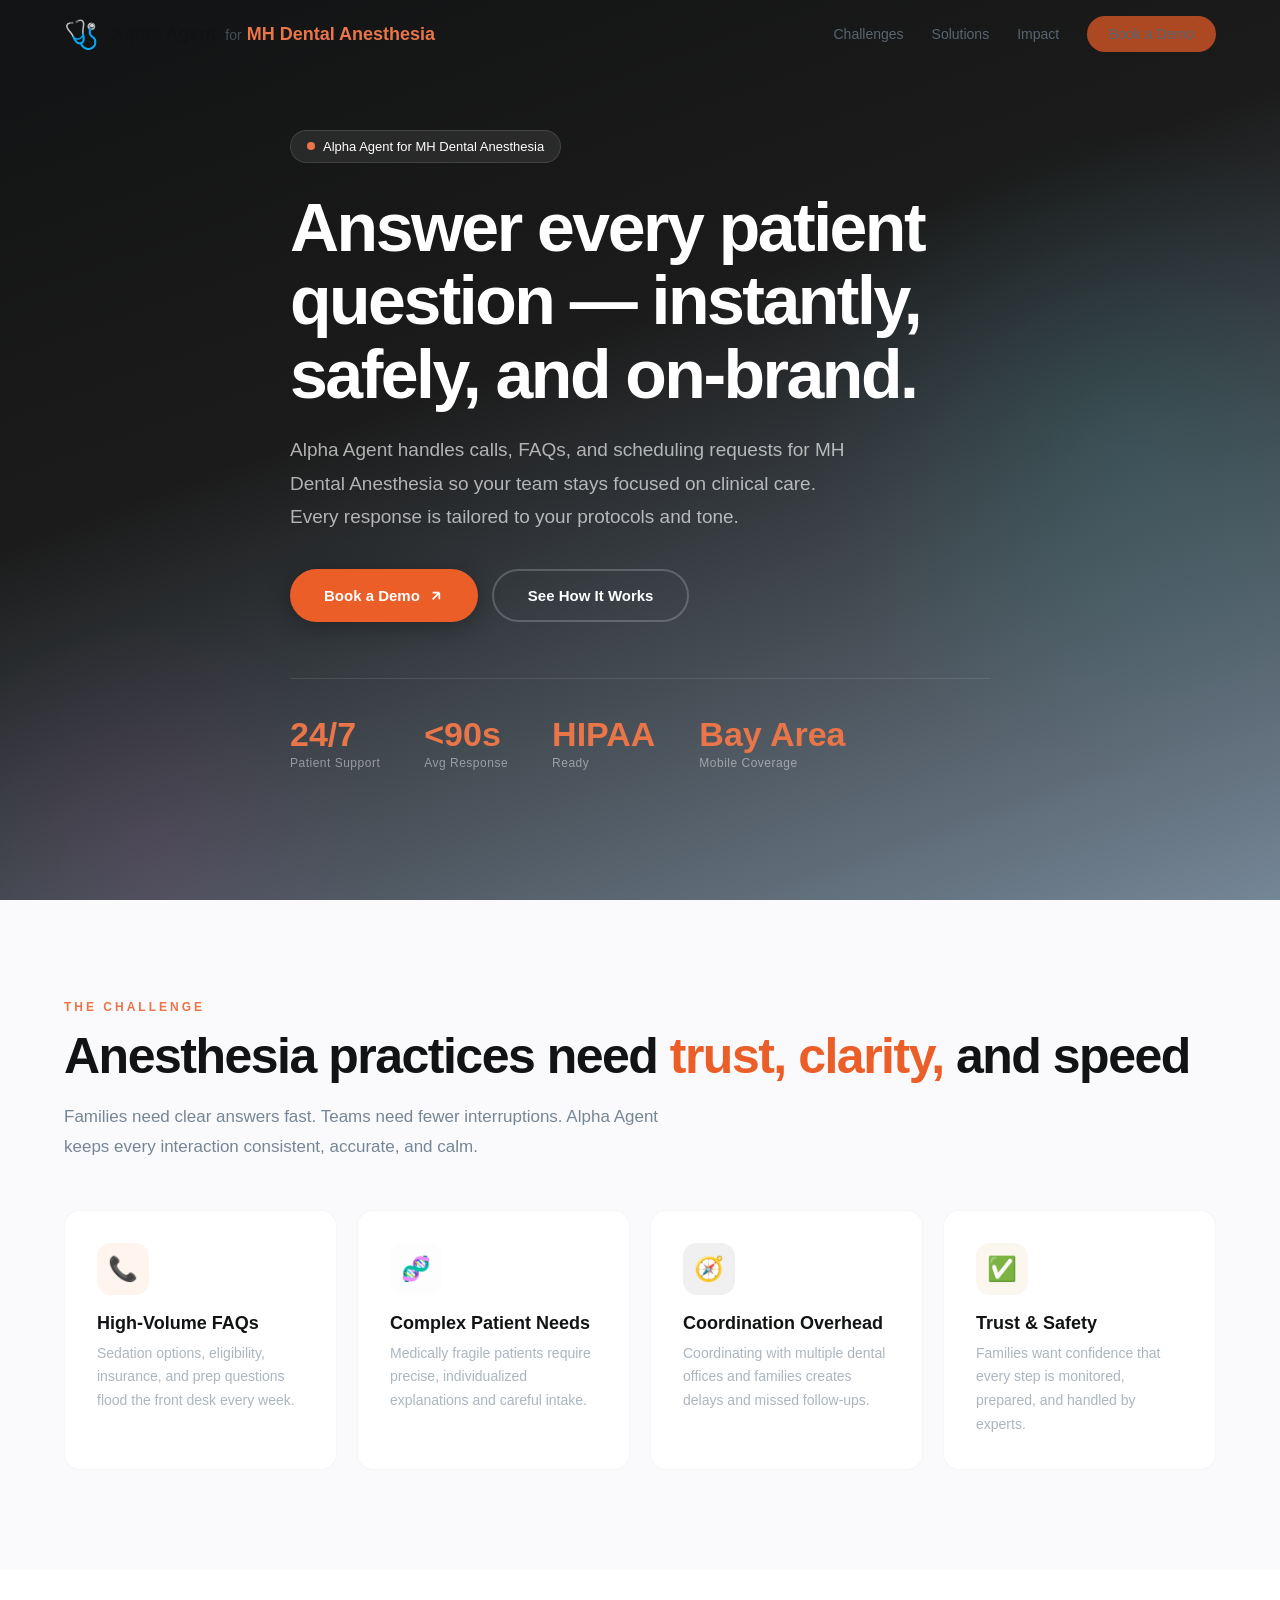
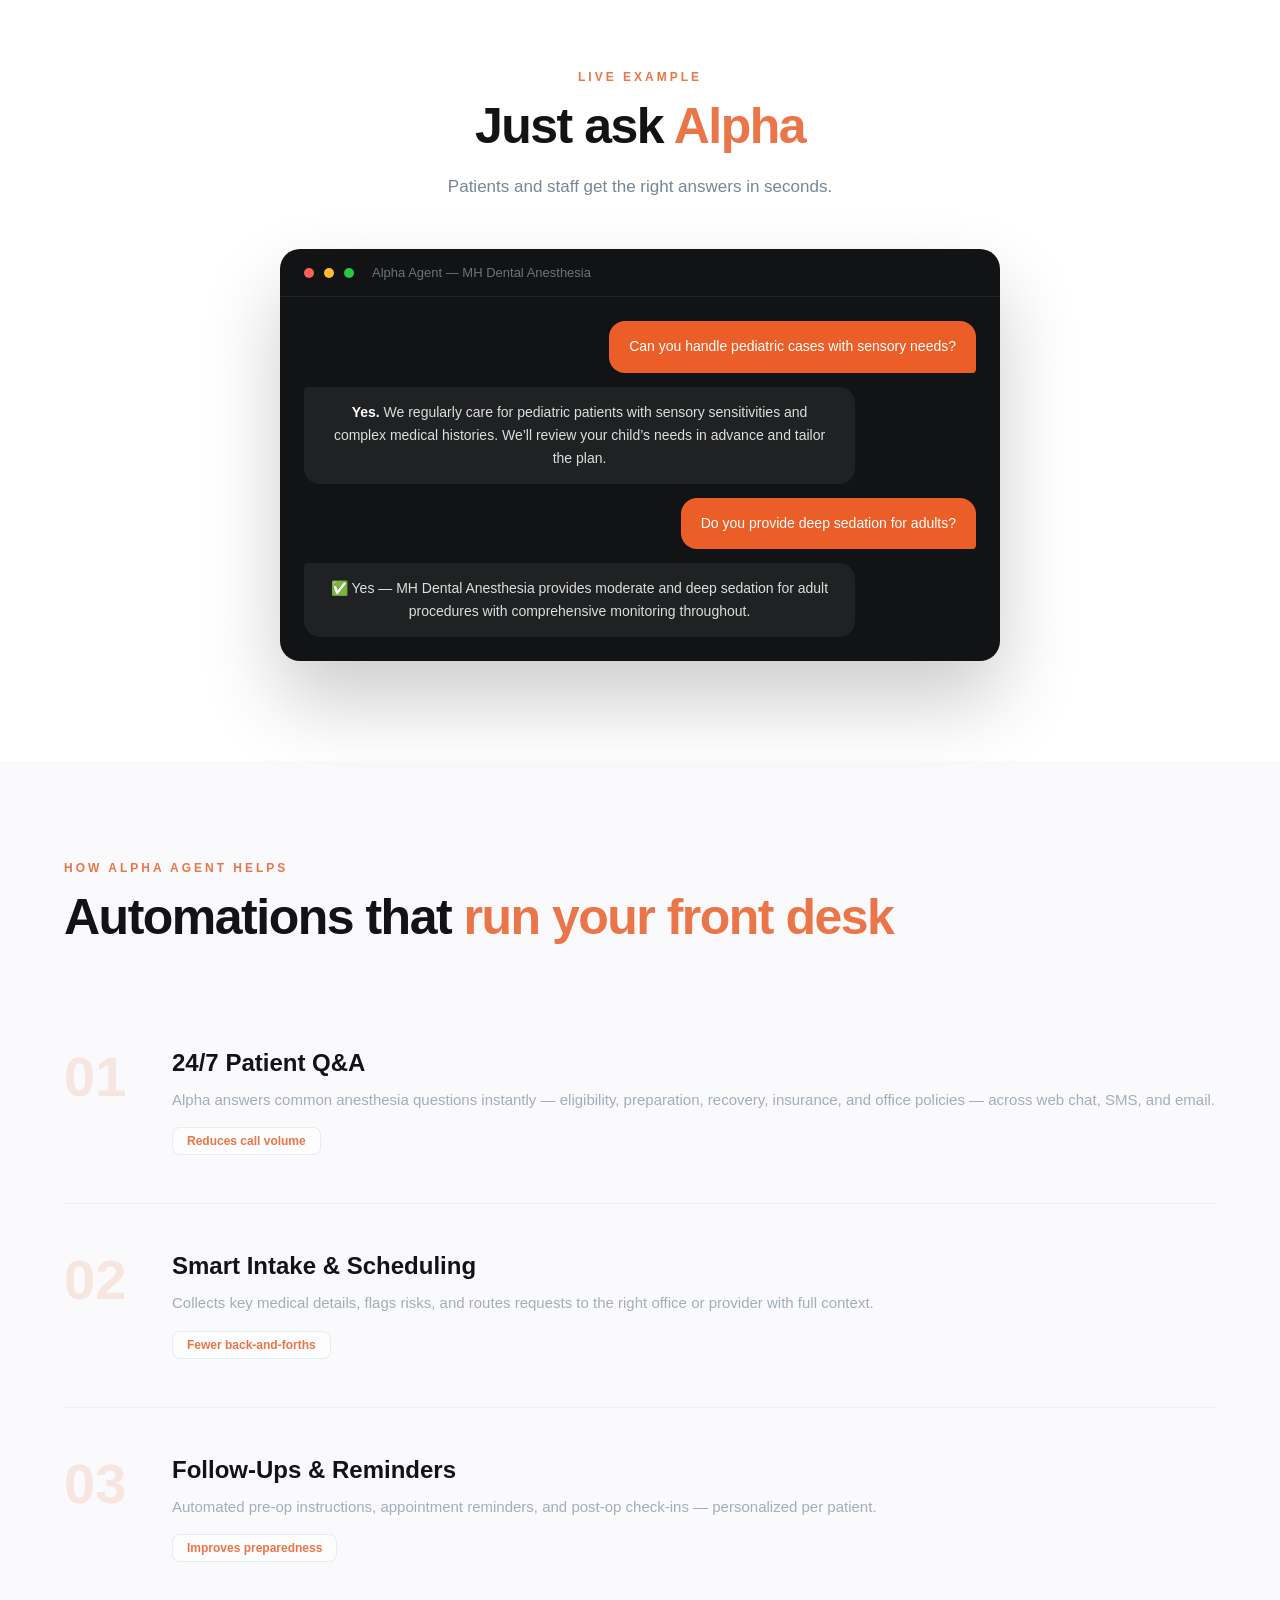
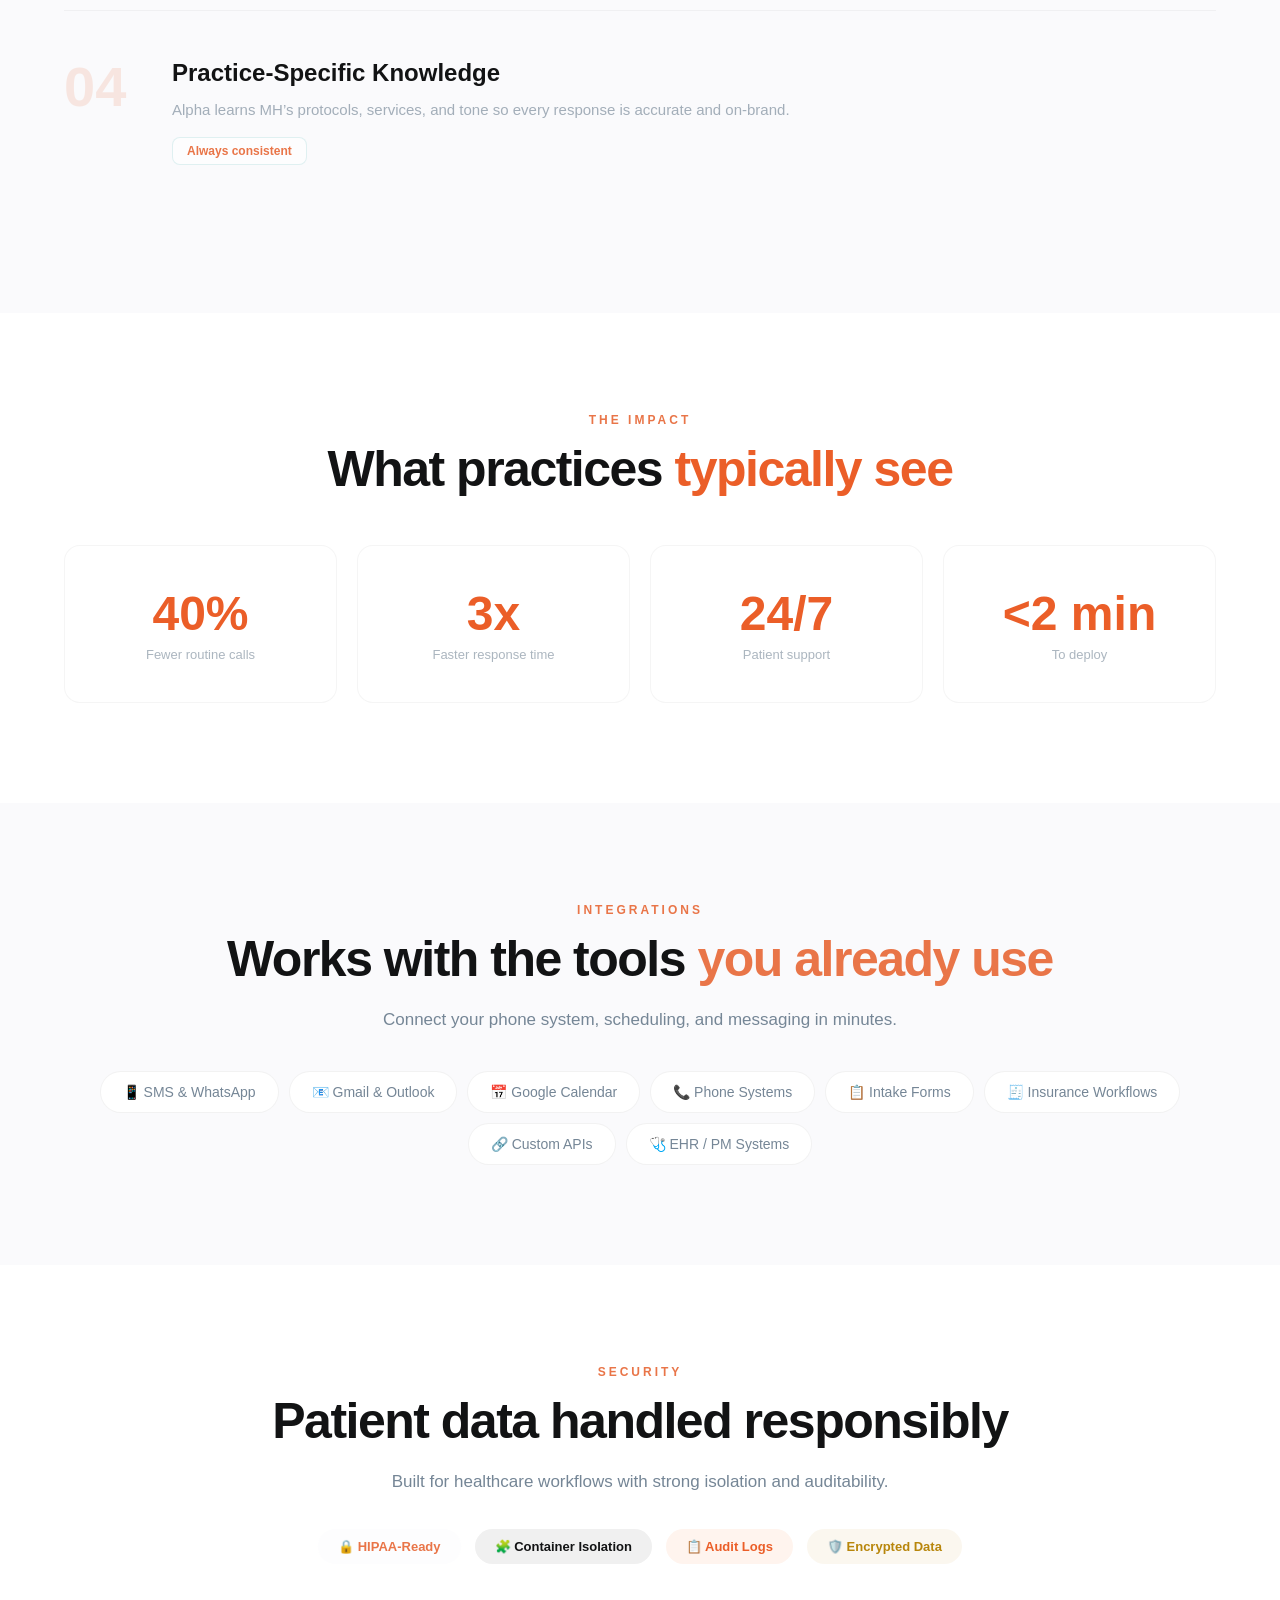
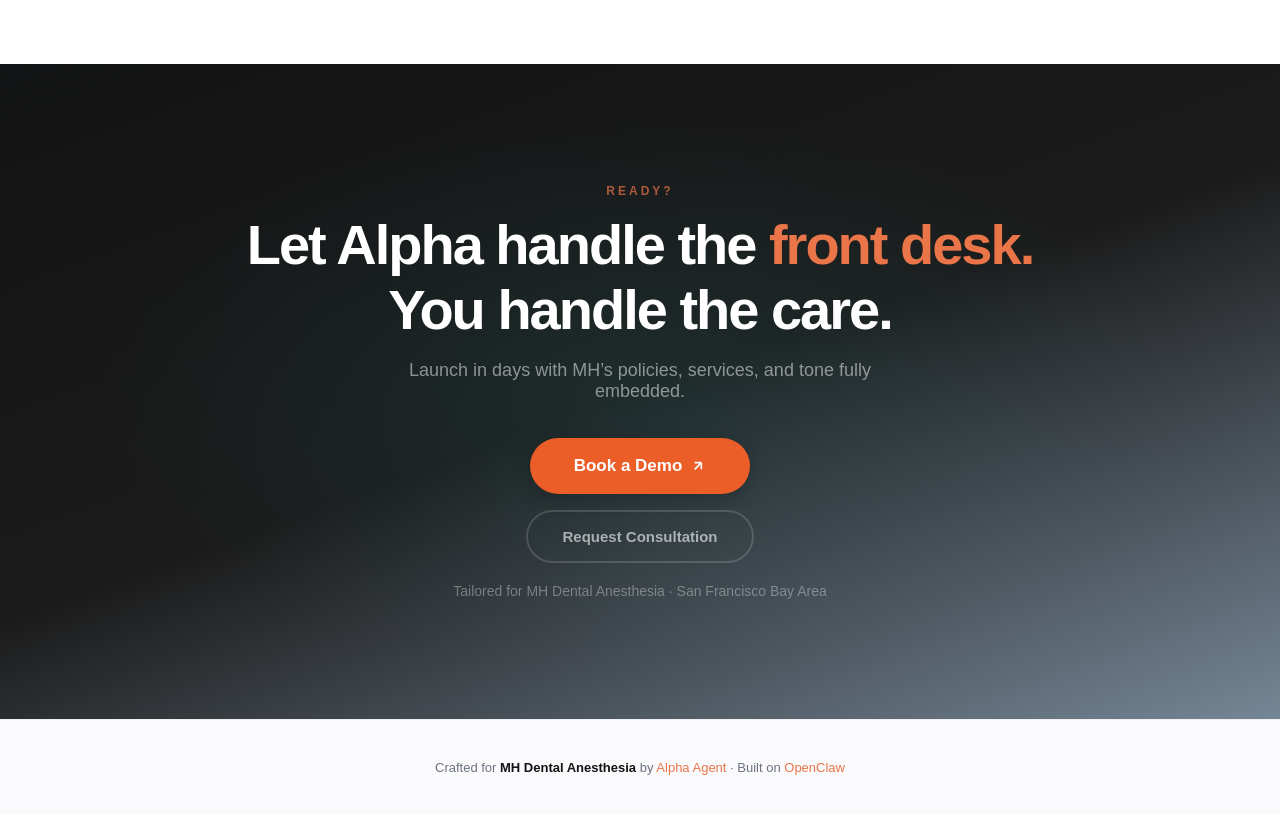
<file: index.html>
<!DOCTYPE html>
<html lang="en">
<head>
  <meta charset="UTF-8">
  <meta name="viewport" content="width=device-width, initial-scale=1.0">
  <title id="page-title">Loading...</title>
  <meta name="description" id="page-description" content="">

  <!-- GTM placeholder — injected by JS from data.json -->
  <script id="gtm-head-script"></script>

  <!-- Apollo tracking placeholder — injected by JS from data.json -->
  <script id="apollo-script"></script>

  <link rel="preconnect" href="https://fonts.googleapis.com">
  <link rel="preconnect" href="https://fonts.gstatic.com" crossorigin>
  <link id="font-link" rel="stylesheet">

  <style>
    *,*::before,*::after{margin:0;padding:0;box-sizing:border-box}
    html{scroll-behavior:smooth}
    body{font-family:var(--font-body);background:#FAFAFC;-webkit-font-smoothing:antialiased;overflow-x:hidden}
    h1,h2,h3,.s-title{font-family:var(--font-heading)}

    /* CSS vars — overwritten by JS using data.json brand values */
    :root{
      --primary:#16074c;
      --secondary:#484e7f;
      --accent:#b94aa8;
      --highlight:#35a5aa;
      --highlight-light:#e6f5f5;
      --primary-light:#f0eef6;
      --accent-light:#faf0f8;
      --gradient-mid:#2a1a5e;
      --font-heading:'Roboto',-apple-system,sans-serif;
      --font-body:'Roboto',-apple-system,sans-serif;
      --gold-light:rgba(196,151,59,0.08);
      --white:#fff;
      --gray:#6b7280;
      --light:#fafafc;
      --radius:16px;
    }

    .container{max-width:1200px;margin:0 auto;padding:0 24px}
    .section{padding:100px 0}
    .s-label{font-size:12px;font-weight:700;letter-spacing:3px;text-transform:uppercase;color:var(--highlight);margin-bottom:14px}
    .s-title{font-size:clamp(30px,4.5vw,50px);font-weight:900;line-height:1.12;letter-spacing:-1.5px;color:var(--primary);margin-bottom:18px}
    .s-sub{font-size:17px;line-height:1.75;color:var(--secondary);max-width:600px;opacity:0.7}
    .btn{display:inline-flex;align-items:center;gap:8px;padding:16px 34px;border-radius:50px;font-weight:700;font-size:15px;text-decoration:none;transition:all 0.3s;border:none;cursor:pointer}
    .btn-cta{background:var(--accent);color:#fff;box-shadow:0 4px 20px rgba(0,0,0,0.2)}
    .btn-cta:hover{transform:translateY(-2px);box-shadow:0 8px 28px rgba(0,0,0,0.25)}
    .btn-outline{background:transparent;color:var(--primary);border:2px solid rgba(72,78,127,0.2)}
    .btn-outline:hover{border-color:var(--highlight);color:var(--highlight)}
    .arrow{width:16px;height:16px}

    /* NAV */
    nav{position:fixed;top:0;left:0;right:0;z-index:100;padding:16px 0;transition:all 0.3s}
    nav.scrolled{background:rgba(250,250,252,0.95);backdrop-filter:blur(20px);box-shadow:0 1px 0 rgba(0,0,0,0.04)}
    .nav-inner{max-width:1200px;margin:0 auto;padding:0 24px;display:flex;align-items:center;justify-content:space-between}
    .nav-brand{display:flex;align-items:center;gap:12px;text-decoration:none}
    .nav-brand .wolf{font-size:28px}
    .nav-brand span{font-weight:900;font-size:18px;color:var(--primary)}
    .nav-brand .for{font-weight:400;color:var(--secondary);opacity:0.5;font-size:14px;margin-left:4px}
    .nav-brand .biz{font-weight:700;color:var(--highlight)}
    .nav-links{display:flex;align-items:center;gap:28px}
    .nav-links a{font-size:14px;font-weight:500;color:var(--secondary);text-decoration:none;opacity:0.7;transition:0.2s}
    .nav-links a:hover{opacity:1;color:var(--primary)}
    .nav-cta{padding:10px 22px;background:var(--accent);color:#fff;border-radius:50px;font-size:13px;font-weight:700;text-decoration:none;transition:0.3s}
    .nav-cta:hover{opacity:0.85}

    /* HERO */
    .hero{min-height:100vh;display:flex;align-items:center;position:relative;overflow:hidden;background:linear-gradient(160deg,var(--primary) 0%,var(--gradient-mid) 40%,var(--secondary) 100%)}
    .hero *{color:#fff}
    .hero-content{position:relative;z-index:2;max-width:700px}
    .hero-badge{display:inline-flex;align-items:center;gap:8px;padding:8px 16px;border-radius:50px;background:rgba(255,255,255,0.08);border:1px solid rgba(255,255,255,0.12);font-size:13px;font-weight:500;margin-bottom:28px}
    .hero-badge .dot{width:8px;height:8px;border-radius:50%;background:var(--highlight);animation:pulse 2s infinite}
    @keyframes pulse{0%,100%{opacity:1}50%{opacity:0.4}}
    .hero h1{font-size:clamp(40px,6vw,68px);font-weight:900;line-height:1.08;letter-spacing:-2.5px;margin-bottom:22px}
    .hero h1 .accent{color:var(--highlight)}
    .hero p{font-size:19px;line-height:1.75;opacity:0.65;margin-bottom:36px;max-width:560px}
    .hero-ctas{display:flex;gap:14px;flex-wrap:wrap}
    .hero .btn-cta{background:var(--accent);box-shadow:0 4px 24px rgba(0,0,0,0.3)}
    .hero .btn-outline{color:#fff;border-color:rgba(255,255,255,0.2)}
    .hero .btn-outline:hover{border-color:var(--highlight);color:var(--highlight)}
    .hero-stats{display:flex;gap:44px;margin-top:56px;padding-top:36px;border-top:1px solid rgba(255,255,255,0.1)}
    .hero-stats .val{font-size:34px;font-weight:900;color:var(--highlight)}
    .hero-stats .lbl{font-size:12px;opacity:0.45;margin-top:2px;letter-spacing:0.5px}
    .hero-glow{position:absolute;right:-200px;top:50%;transform:translateY(-50%);width:700px;height:700px;border-radius:50%;background:radial-gradient(circle,rgba(53,165,170,0.15),transparent 65%)}
    .hero-glow2{position:absolute;left:-100px;bottom:-200px;width:500px;height:500px;border-radius:50%;background:radial-gradient(circle,rgba(185,74,168,0.1),transparent 65%)}

    /* PAIN */
    .pain-grid{display:grid;grid-template-columns:repeat(auto-fit,minmax(260px,1fr));gap:20px;margin-top:48px}
    .pain-card{padding:32px;border-radius:var(--radius);background:var(--white);border:1px solid rgba(0,0,0,0.04);transition:all 0.35s}
    .pain-card:hover{transform:translateY(-4px);box-shadow:0 16px 40px rgba(0,0,0,0.06);border-color:rgba(53,165,170,0.15)}
    .pain-icon{width:52px;height:52px;border-radius:14px;display:flex;align-items:center;justify-content:center;font-size:24px;margin-bottom:18px}
    .pain-card h3{font-size:18px;font-weight:700;margin-bottom:8px;color:var(--primary)}
    .pain-card p{font-size:14px;line-height:1.7;color:var(--secondary);opacity:0.6}

    /* CHAT */
    .chat-window{max-width:720px;margin:48px auto 0;background:var(--primary);border-radius:20px;overflow:hidden;box-shadow:0 40px 80px rgba(0,0,0,0.2)}
    .chat-header{padding:16px 24px;border-bottom:1px solid rgba(255,255,255,0.06);display:flex;align-items:center;gap:10px}
    .chat-header .dot{width:10px;height:10px;border-radius:50%}
    .chat-header span{color:rgba(255,255,255,0.4);font-size:13px;margin-left:8px}
    .chat-body{padding:24px;display:flex;flex-direction:column;gap:14px}
    .chat-msg{max-width:82%;padding:14px 20px;border-radius:16px;font-size:14px;line-height:1.65}
    .chat-user{align-self:flex-end;background:var(--accent);color:#fff;border-radius:16px 16px 4px 16px}
    .chat-agent{align-self:flex-start;background:rgba(255,255,255,0.06);color:rgba(255,255,255,0.85);border-radius:4px 16px 16px 16px}
    .chat-agent strong{color:#fff}
    .chat-agent .done{color:var(--highlight);font-weight:700}

    /* SOLUTIONS */
    .sol-list{margin-top:56px;display:flex;flex-direction:column;gap:0}
    .sol-item{display:grid;grid-template-columns:80px 1fr;gap:28px;padding:48px 0;border-bottom:1px solid rgba(0,0,0,0.04);align-items:start}
    .sol-item:last-child{border:none}
    .sol-num{font-size:56px;font-weight:900;color:var(--highlight);opacity:0.15;line-height:1}
    .sol-item h3{font-size:24px;font-weight:700;color:var(--primary);margin-bottom:10px}
    .sol-item p{font-size:15px;line-height:1.75;color:var(--secondary);opacity:0.65;margin-bottom:14px}
    .sol-tag{display:inline-block;padding:6px 14px;border-radius:8px;font-size:12px;font-weight:600;background:var(--highlight-light);color:var(--highlight);border:1px solid rgba(53,165,170,0.15)}

    /* ROI */
    .roi-grid{display:grid;grid-template-columns:repeat(4,1fr);gap:20px;margin-top:48px}
    .roi-card{text-align:center;padding:40px 20px;border-radius:var(--radius);background:var(--white);border:1px solid rgba(0,0,0,0.04)}
    .roi-card .val{font-size:48px;font-weight:900;color:var(--accent)}
    .roi-card .lbl{font-size:13px;color:var(--secondary);opacity:0.6;margin-top:6px;white-space:pre-line}

    /* INTEGRATIONS */
    .pills{display:flex;flex-wrap:wrap;gap:10px;justify-content:center;margin-top:36px}
    .pill{padding:12px 22px;border-radius:50px;background:var(--white);border:1px solid rgba(0,0,0,0.05);font-size:14px;font-weight:500;color:var(--secondary);display:flex;align-items:center;gap:8px}

    /* SECURITY */
    .sec-badges{display:flex;gap:14px;justify-content:center;flex-wrap:wrap;margin-top:32px}
    .sec-badge{padding:10px 20px;border-radius:50px;font-size:13px;font-weight:600;display:flex;align-items:center;gap:6px}

    /* CTA */
    .cta-section{text-align:center;padding:120px 24px;background:linear-gradient(160deg,var(--primary) 0%,var(--gradient-mid) 50%,var(--secondary) 100%);color:#fff;position:relative;overflow:hidden}
    .cta-section::before{content:'';position:absolute;inset:0;background:radial-gradient(ellipse at 50% 50%,rgba(53,165,170,0.12),transparent 60%)}
    .cta-section>*{position:relative;z-index:1}
    .cta-section h2{font-size:clamp(34px,5vw,56px);font-weight:900;letter-spacing:-2px;margin-bottom:18px;color:#fff}
    .cta-section h2 .accent{color:var(--highlight)}
    .cta-section p{font-size:18px;color:rgba(255,255,255,0.5);margin-bottom:36px;max-width:480px;margin-left:auto;margin-right:auto}
    .cta-section .sub{margin-top:20px;font-size:14px;color:rgba(255,255,255,0.35)}

    footer{text-align:center;padding:40px 24px;font-size:13px;color:var(--gray);border-top:1px solid rgba(0,0,0,0.04)}
    footer a{color:var(--highlight);text-decoration:none}

    .reveal{opacity:0;transform:translateY(24px);transition:opacity 0.7s ease,transform 0.7s ease}
    .reveal.visible{opacity:1;transform:translateY(0)}

    @media(max-width:768px){
      .hero-stats{flex-direction:column;gap:20px}
      .roi-grid{grid-template-columns:1fr 1fr}
      .sol-item{grid-template-columns:1fr}
      .sol-num{font-size:36px}
      .hero-ctas{flex-direction:column}
      .btn{width:100%;justify-content:center}
      .nav-links{display:none}
      .hero-glow,.hero-glow2{display:none}
    }
  </style>
</head>
<body>

  <!-- NAV -->
  <nav id="nav">
    <div class="nav-inner">
      <a href="#" class="nav-brand" id="nav-brand">
        <!-- Injected by JS -->
      </a>
      <div class="nav-links" id="nav-links">
        <!-- Injected by JS -->
      </div>
    </div>
  </nav>

  <!-- HERO -->
  <section class="hero">
    <div class="hero-glow"></div>
    <div class="hero-glow2"></div>
    <div class="container">
      <div class="hero-content" id="hero-content">
        <!-- Injected by JS -->
      </div>
    </div>
  </section>

  <!-- PAIN POINTS -->
  <section class="section" id="challenges">
    <div class="container">
      <div class="s-label reveal" id="pain-label"></div>
      <div class="s-title reveal" id="pain-title"></div>
      <p class="s-sub reveal" id="pain-sub"></p>
      <div class="pain-grid" id="pain-grid">
        <!-- Injected by JS -->
      </div>
    </div>
  </section>

  <!-- CHAT DEMO -->
  <section class="section" style="background:var(--white)">
    <div class="container" style="text-align:center">
      <div class="s-label reveal" id="chat-label"></div>
      <div class="s-title reveal" id="chat-title"></div>
      <p class="s-sub reveal" style="margin:0 auto" id="chat-sub"></p>
      <div class="chat-window reveal">
        <div class="chat-header">
          <div class="dot" style="background:#FF5F57"></div>
          <div class="dot" style="background:#FEBC2E"></div>
          <div class="dot" style="background:#28C840"></div>
          <span id="chat-window-title"></span>
        </div>
        <div class="chat-body" id="chat-body">
          <!-- Injected by JS -->
        </div>
      </div>
    </div>
  </section>

  <!-- SOLUTIONS -->
  <section class="section" id="solutions">
    <div class="container">
      <div class="s-label reveal" id="sol-label"></div>
      <div class="s-title reveal" id="sol-title"></div>
      <div class="sol-list" id="sol-list">
        <!-- Injected by JS -->
      </div>
    </div>
  </section>

  <!-- ROI -->
  <section class="section" id="roi" style="background:var(--white)">
    <div class="container" style="text-align:center">
      <div class="s-label reveal" id="roi-label"></div>
      <div class="s-title reveal" id="roi-title"></div>
      <div class="roi-grid" id="roi-grid">
        <!-- Injected by JS -->
      </div>
    </div>
  </section>

  <!-- INTEGRATIONS -->
  <section class="section">
    <div class="container" style="text-align:center">
      <div class="s-label reveal" id="int-label"></div>
      <div class="s-title reveal" id="int-title"></div>
      <p class="s-sub reveal" style="margin:0 auto" id="int-sub"></p>
      <div class="pills reveal" id="int-pills">
        <!-- Injected by JS -->
      </div>
    </div>
  </section>

  <!-- SECURITY -->
  <section class="section" style="background:var(--white)">
    <div class="container" style="text-align:center">
      <div class="s-label reveal" id="sec-label"></div>
      <div class="s-title reveal" id="sec-title"></div>
      <p class="s-sub reveal" style="margin:0 auto" id="sec-sub"></p>
      <div class="sec-badges reveal" id="sec-badges">
        <!-- Injected by JS -->
      </div>
    </div>
  </section>

  <!-- CTA -->
  <section class="cta-section">
    <div class="s-label reveal" id="cta-label" style="color:var(--highlight);opacity:0.7"></div>
    <h2 class="reveal" id="cta-title"></h2>
    <p class="reveal" id="cta-sub"></p>
    <div class="reveal">
      <a href="#" class="btn btn-cta" id="cta-primary" style="font-size:17px;padding:18px 44px">
        <span id="cta-primary-text"></span>
        <svg class="arrow" fill="none" stroke="currentColor" stroke-width="2.5" viewBox="0 0 24 24"><path d="M7 17L17 7M17 7H7M17 7v10"/></svg>
      </a>
    </div>
    <div class="reveal" style="margin-top:16px">
      <a href="#" class="btn btn-outline" id="cta-secondary" style="color:rgba(255,255,255,0.6);border-color:rgba(255,255,255,0.15)"></a>
    </div>
    <div class="sub reveal" id="cta-fine"></div>
  </section>

  <!-- FOOTER -->
  <footer id="footer"></footer>

  <!-- GTM body noscript placeholder -->
  <noscript id="gtm-body-noscript"></noscript>

  <script>
    // ─── COLOUR HELPERS ──────────────────────────────────────────────────────
    function applyBrandColors(brand) {
      const root = document.documentElement;
      root.style.setProperty('--primary',   brand.primary_color);
      root.style.setProperty('--secondary', brand.secondary_color);
      root.style.setProperty('--accent',    brand.accent_color);
      root.style.setProperty('--highlight', brand.highlight_color);
      if (brand.highlight_light) root.style.setProperty('--highlight-light', brand.highlight_light);
      if (brand.primary_light)   root.style.setProperty('--primary-light',   brand.primary_light);
      if (brand.accent_light)    root.style.setProperty('--accent-light',    brand.accent_light);
      if (brand.gradient_mid)    root.style.setProperty('--gradient-mid',    brand.gradient_mid);
      if (brand.font_heading)    root.style.setProperty('--font-heading',    brand.font_heading);
      if (brand.font_body)       root.style.setProperty('--font-body',       brand.font_body);
    }

    // ─── TRACKING ────────────────────────────────────────────────────────────
    function injectGTM(gtm_id) {
      if (!gtm_id || gtm_id === 'GTM-XXXXXXX') return;
      // Head snippet
      const headScript = document.createElement('script');
      headScript.textContent = `(function(w,d,s,l,i){w[l]=w[l]||[];w[l].push({'gtm.start':new Date().getTime(),event:'gtm.js'});var f=d.getElementsByTagName(s)[0],j=d.createElement(s),dl=l!='dataLayer'?'&l='+l:'';j.async=true;j.src='https://www.googletagmanager.com/gtm.js?id='+i+dl;f.parentNode.insertBefore(j,f);})(window,document,'script','dataLayer','${gtm_id}');`;
      document.head.appendChild(headScript);
      // Body noscript
      const ns = document.getElementById('gtm-body-noscript');
      if (ns) ns.innerHTML = `<iframe src="https://www.googletagmanager.com/ns.html?id=${gtm_id}" height="0" width="0" style="display:none;visibility:hidden"></iframe>`;
    }

    function injectApollo(snippet) {
      if (!snippet) return;
      const s = document.createElement('script');
      s.textContent = snippet;
      document.head.appendChild(s);
    }

    // ─── ICON BG MAP ─────────────────────────────────────────────────────────
    const iconBgMap = {
      accent_light:    'var(--accent-light)',
      highlight_light: 'var(--highlight-light)',
      primary_light:   'var(--primary-light)',
      gold_light:      'var(--gold-light)',
    };

    const secColorMap = {
      highlight: { bg: 'var(--highlight-light)', color: 'var(--highlight)' },
      primary:   { bg: 'var(--primary-light)',   color: 'var(--primary)'   },
      accent:    { bg: 'var(--accent-light)',     color: 'var(--accent)'    },
      gold:      { bg: 'var(--gold-light)',       color: '#b8860b'          },
    };

    // ─── MAIN RENDER ─────────────────────────────────────────────────────────
    async function applyData() {
      let data;
      try {
        const res = await fetch('data.json');
        data = await res.json();
      } catch(e) {
        console.warn('data.json not found, page will render empty. Make sure data.json is in the same directory.', e);
        return;
      }

      const { meta, brand, nav, hero, pain_points, chat_demo,
              solutions, roi, integrations, security, cta, footer } = data;

      // META
      document.getElementById('page-title').textContent       = meta.title;
      document.getElementById('page-description').content     = meta.description;
      if (meta.google_fonts_url) {
        const fontLink = document.getElementById('font-link');
        if (fontLink) fontLink.href = meta.google_fonts_url;
      }

      // TRACKING
      injectGTM(meta.gtm_id);
      injectApollo(meta.apollo_snippet);

      // BRAND COLORS
      applyBrandColors(brand);

      // ── NAV ────────────────────────────────────────────────────────────────
      document.getElementById('nav-brand').innerHTML = `
        <span class="wolf">${brand.emoji}</span>
        <span>Alpha Agent <span class="for">for</span> <span class="biz">${brand.name}</span></span>
      `;
      const navLinks = document.getElementById('nav-links');
      navLinks.innerHTML = nav.links.map(l =>
        `<a href="${l.href}">${l.label}</a>`
      ).join('') + `<a href="${nav.cta_url}" class="nav-cta">${nav.cta_text}</a>`;

      // ── HERO ───────────────────────────────────────────────────────────────
      const statsHTML = hero.stats.map(s => `
        <div><div class="val">${s.val}</div><div class="lbl">${s.lbl}</div></div>
      `).join('');

      document.getElementById('hero-content').innerHTML = `
        <div class="hero-badge"><div class="dot"></div>${hero.badge}</div>
        <h1>${hero.headline}</h1>
        <p>${hero.subheadline}</p>
        <div class="hero-ctas">
          <a href="${hero.cta_primary_url}" class="btn btn-cta">
            ${hero.cta_primary_text}
            <svg class="arrow" fill="none" stroke="currentColor" stroke-width="2.5" viewBox="0 0 24 24"><path d="M7 17L17 7M17 7H7M17 7v10"/></svg>
          </a>
          <a href="${hero.cta_secondary_href}" class="btn btn-outline">${hero.cta_secondary_text}</a>
        </div>
        <div class="hero-stats">${statsHTML}</div>
      `;

      // ── PAIN POINTS ────────────────────────────────────────────────────────
      document.getElementById('pain-label').textContent   = pain_points.label;
      document.getElementById('pain-title').innerHTML     = pain_points.title;
      document.getElementById('pain-sub').textContent     = pain_points.subtitle;
      document.getElementById('pain-grid').innerHTML      = pain_points.items.map(item => `
        <div class="pain-card reveal">
          <div class="pain-icon" style="background:${iconBgMap[item.icon_bg] || 'var(--highlight-light)'}">${item.icon}</div>
          <h3>${item.title}</h3>
          <p>${item.body}</p>
        </div>
      `).join('');

      // ── CHAT DEMO ──────────────────────────────────────────────────────────
      document.getElementById('chat-label').textContent       = chat_demo.label;
      document.getElementById('chat-title').innerHTML         = chat_demo.title;
      document.getElementById('chat-sub').textContent         = chat_demo.subtitle;
      document.getElementById('chat-window-title').textContent= chat_demo.window_title;
      document.getElementById('chat-body').innerHTML          = chat_demo.messages.map(m =>
        m.type === 'user'
          ? `<div class="chat-msg chat-user">${m.text}</div>`
          : `<div class="chat-msg chat-agent">${m.html}</div>`
      ).join('');

      // ── SOLUTIONS ──────────────────────────────────────────────────────────
      document.getElementById('sol-label').textContent = solutions.label;
      document.getElementById('sol-title').innerHTML   = solutions.title;
      document.getElementById('sol-list').innerHTML    = solutions.items.map(s => `
        <div class="sol-item reveal">
          <div class="sol-num">${s.num}</div>
          <div>
            <h3>${s.title}</h3>
            <p>${s.body}</p>
            <span class="sol-tag">${s.tag}</span>
          </div>
        </div>
      `).join('');

      // ── ROI ────────────────────────────────────────────────────────────────
      document.getElementById('roi-label').textContent = roi.label;
      document.getElementById('roi-title').innerHTML   = roi.title;
      document.getElementById('roi-grid').innerHTML    = roi.metrics.map(m => `
        <div class="roi-card reveal">
          <div class="val">${m.val}</div>
          <div class="lbl">${m.lbl}</div>
        </div>
      `).join('');

      // ── INTEGRATIONS ───────────────────────────────────────────────────────
      document.getElementById('int-label').textContent = integrations.label;
      document.getElementById('int-title').innerHTML   = integrations.title;
      document.getElementById('int-sub').textContent   = integrations.subtitle;
      document.getElementById('int-pills').innerHTML   = integrations.items.map(i =>
        `<div class="pill">${i}</div>`
      ).join('');

      // ── SECURITY ───────────────────────────────────────────────────────────
      document.getElementById('sec-label').textContent = security.label;
      document.getElementById('sec-title').innerHTML   = security.title;
      document.getElementById('sec-sub').textContent   = security.subtitle;
      document.getElementById('sec-badges').innerHTML  = security.badges.map(b => {
        const c = secColorMap[b.color_var] || secColorMap.highlight;
        return `<div class="sec-badge" style="background:${c.bg};color:${c.color}">${b.icon} ${b.text}</div>`;
      }).join('');

      // ── CTA ────────────────────────────────────────────────────────────────
      document.getElementById('cta-label').textContent    = cta.label;
      document.getElementById('cta-title').innerHTML      = cta.title;
      document.getElementById('cta-sub').textContent      = cta.subtitle;
      document.getElementById('cta-primary').href         = cta.primary_url;
      document.getElementById('cta-primary-text').textContent = cta.primary_text;
      document.getElementById('cta-secondary').href       = cta.secondary_url;
      document.getElementById('cta-secondary').textContent= cta.secondary_text;
      document.getElementById('cta-fine').textContent     = cta.fine_print;

      // ── FOOTER ─────────────────────────────────────────────────────────────
      document.getElementById('footer').innerHTML = `
        <p>Crafted for <strong style="color:var(--primary)">${footer.business_name}</strong> by
        <a href="${footer.alphaagent_url}">Alpha Agent</a> ·
        Built on <a href="${footer.openclaw_url}">OpenClaw</a></p>
      `;

      // ── SCROLL REVEAL ──────────────────────────────────────────────────────
      const obs = new IntersectionObserver(entries => {
        entries.forEach(el => { if (el.isIntersecting) el.target.classList.add('visible'); });
      }, { threshold: 0.12, rootMargin: '0px 0px -30px 0px' });
      document.querySelectorAll('.reveal').forEach(el => obs.observe(el));

      // ── SCROLL NAV ─────────────────────────────────────────────────────────
      window.addEventListener('scroll', () => {
        document.getElementById('nav').classList.toggle('scrolled', window.scrollY > 50);
      });
    }

    applyData();
  </script>
</body>
</html>
</file>
